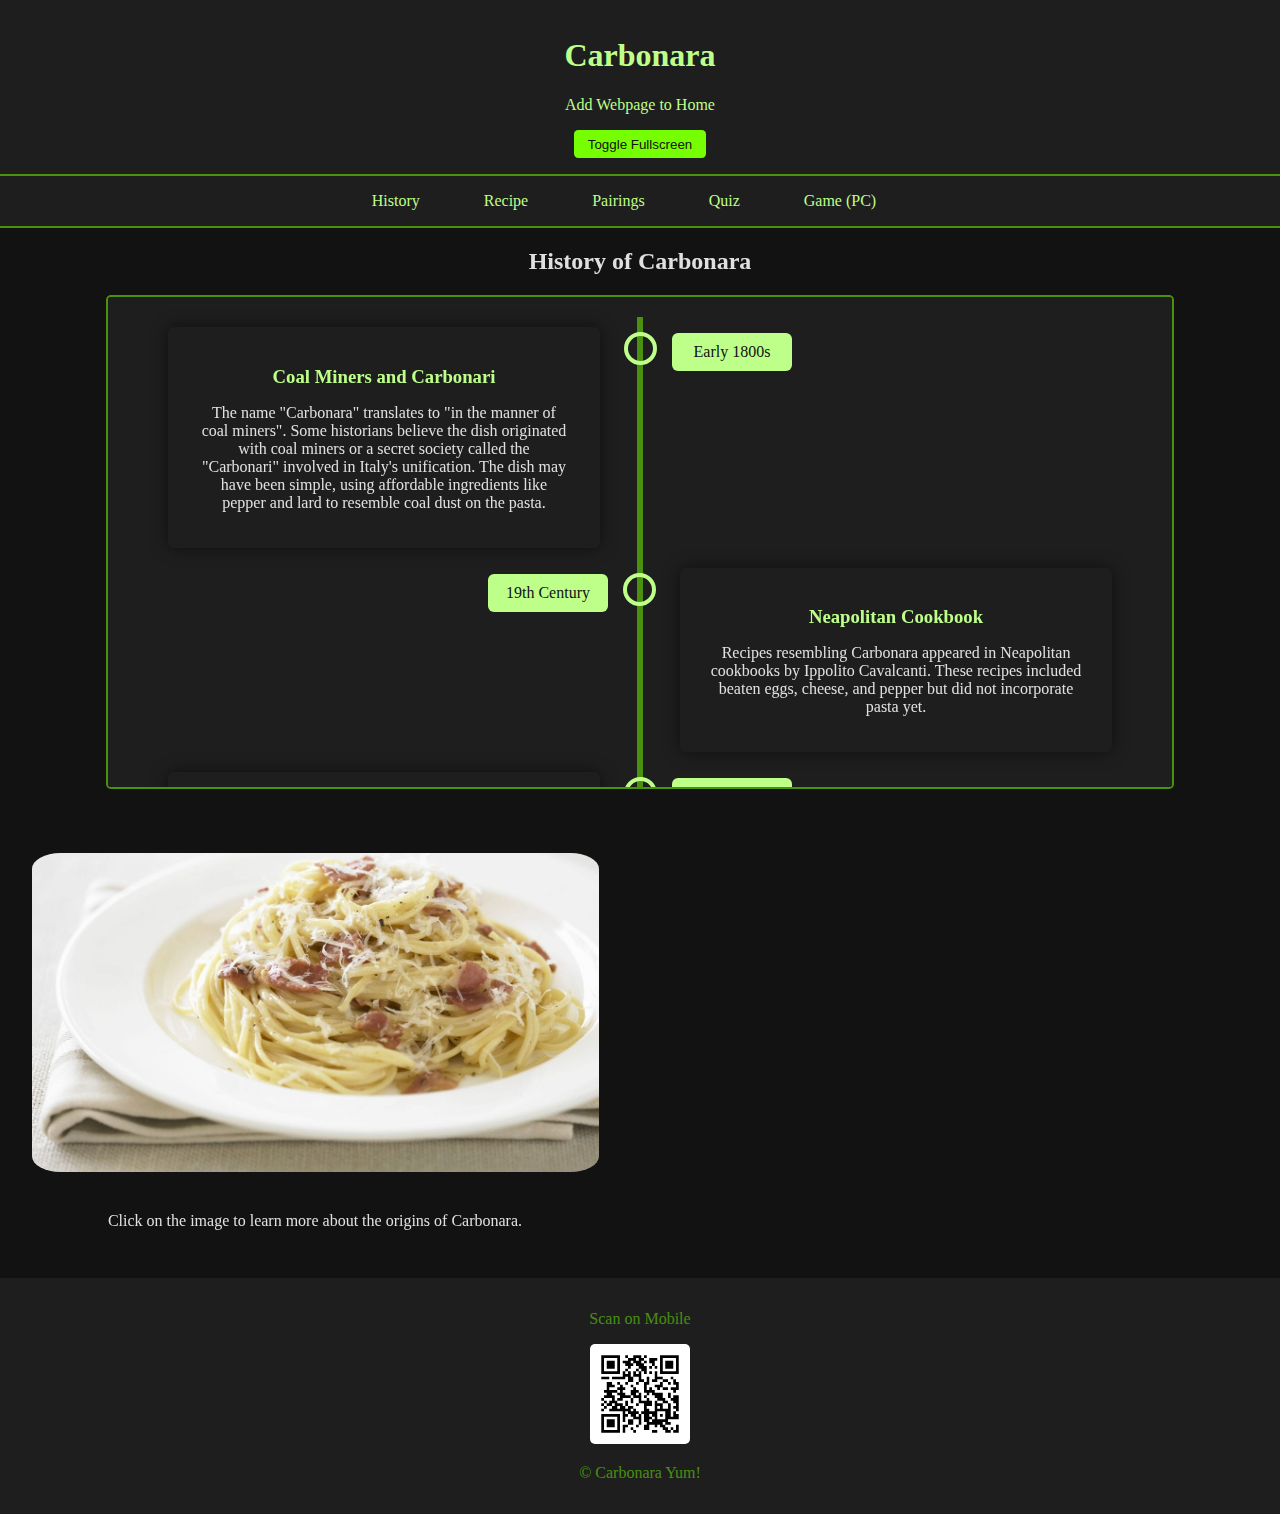
<file: index.html>
<!DOCTYPE html>
<html lang="en">

<head>
    <!-- Meta tags for character set, viewport settings, and mobile app capabilities -->
    <meta charset="UTF-8">
    <meta name="viewport" content="width=device-width, initial-scale=1.0">
    <title>Website on Carbonara</title>
    <meta name="mobile-web-app-capable" content="yes">
    <meta name="apple-mobile-web-app-capable" content="yes">
    <meta name="apple-mobile-web-app-status-bar-style" content="yes">
    <meta name="apple-mobile-web-app-title" content="yes">

    <!-- Favicon and Apple touch icon -->
    <link rel="icon" type="image/x-icon" href="media/icons/favcon.io">
    <link rel="apple-touch-icon" sizes="180x180" href="media/icons/apple-touch-icon.png">
    <link rel="icon" type="image/png" sizes="32x32" href="media/icons/favicon-32x32.png">
    <link rel="icon" type="image/png" sizes="16x16" href="media/icons/favicon-16x16.png">

    <!--for android-->
    <link rel="manifest" href="media/icons/site.webmanifest">

    <!-- Font from Google Fonts -->
    <link rel="preconnect" href="https://fonts.googleapis.com">
    <link rel="preconnect" href="https://fonts.gstatic.com" crossorigin>
    <link href="https://fonts.googleapis.com/css2?family=Edu+AU+VIC+WA+NT+Hand:wght@400..700&display=swap"
        rel="stylesheet">

    <!-- Linking CSS and JavaScript files -->
    <link rel="stylesheet" href="style.css">
    <script src="script.js" defer></script>
</head>

<body>
    <!-- Background audio -->
    <audio id="background-audio" src="media/audio/bella-ciao.mp3" preload="auto" loop></audio>

    <!-- Page header -->
    <header>
        <h1>Carbonara</h1>
        <p>Add Webpage to Home</p>
        <button id="fullscreen-button">Toggle Fullscreen</button>
    </header>

    <!-- Navigation menu -->
    <nav>
        <button id="hamIcon">Menu</button>
        <ul>
            <li><a href="#" id="page1btn">History</a></li>
            <li><a href="#" id="page2btn">Recipe</a></li>
            <li><a href="#" id="page3btn">Pairings</a></li>
            <li><a href="#" id="page4btn">Quiz</a></li>
            <li><a href="#" id="page5btn">Game (PC)</a></li>
            <li><a href="#" id="page6btn">Game (Mobile)</a></li>
        </ul>
    </nav>

    <!-- Main content container -->
    <div id="pagecontainer">
        <!-- History page -->
        <section class="page" id="page1">
            <h2>History of Carbonara</h2>
            <div class="timeline-container">
                <!-- Timeline for historical events -->
                <div class="timeline">
                    <!-- Individual timeline items -->
                    <div class="timeline-item">
                        <div class="timeline-date">Early 1800s</div>
                        <div class="timeline-content">
                            <h3>Coal Miners and Carbonari</h3>
                            <p>The name "Carbonara" translates to "in the manner of coal miners". Some historians
                                believe the dish originated with coal miners or a secret society called the "Carbonari"
                                involved in Italy's unification. The dish may have been simple, using affordable
                                ingredients like pepper and lard to resemble coal dust on the pasta.</p>
                        </div>
                    </div>
                    <div class="timeline-item">
                        <div class="timeline-date">19th Century</div>
                        <div class="timeline-content">
                            <h3>Neapolitan Cookbook</h3>
                            <p>Recipes resembling Carbonara appeared in Neapolitan cookbooks by Ippolito Cavalcanti.
                                These recipes included beaten eggs, cheese, and pepper but did not incorporate pasta
                                yet.</p>
                        </div>
                    </div>
                    <div class="timeline-item">
                        <div class="timeline-date">1912</div>
                        <div class="timeline-content">
                            <h3>La Carbonara Restaurant</h3>
                            <p>A restaurant named La Carbonara opened in Rome, owned by a coal seller. Although they do
                                not claim to have invented the dish, the name may have contributed to the association
                                with coal miners.</p>
                        </div>
                    </div>
                    <div class="timeline-item">
                        <div class="timeline-date">1940s</div>
                        <div class="timeline-content">
                            <h3>Post-War Influence</h3>
                            <p>The most recognized theory suggests that Carbonara was popularized during World War II.
                                American soldiers in Italy used their rations, which included bacon and powdered eggs,
                                to create the dish. This period marks the beginning of Carbonara's modern recipe.</p>
                        </div>
                    </div>
                    <div class="timeline-item">
                        <div class="timeline-date">1950s</div>
                        <div class="timeline-content">
                            <h3>Popularization in American Culture</h3>
                            <p>Carbonara became popular in American pop culture, featuring in films and recipe books.
                                During this time, ingredients like garlic were added to the recipe.</p>
                        </div>
                    </div>
                    <div class="timeline-item">
                        <div class="timeline-date">1980s</div>
                        <div class="timeline-content">
                            <h3>Further Evolution</h3>
                            <p>Recipes began specifying the use of guanciale, heavy cream, and various spices and herbs.
                            </p>
                        </div>
                    </div>
                    <div class="timeline-item">
                        <div class="timeline-date">1990s</div>
                        <div class="timeline-content">
                            <h3>Simplification</h3>
                            <p>The recipe was simplified to its traditional form using egg yolks, pecorino cheese,
                                guanciale, and black pepper.</p>
                        </div>
                    </div>
                    <div class="timeline-item">
                        <div class="timeline-date">Recent Years</div>
                        <div class="timeline-content">
                            <h3>Claim of Invention</h3>
                            <p>A man from Bologna, Renato Gualandi, claimed to have invented Carbonara in 1944 during a
                                banquet for Allied troops, using ingredients like bacon, cream, processed cheese, and
                                dried egg yolk.</p>
                        </div>
                    </div>
                </div>
            </div>
            <div id="page1extra">
                <!-- External link and embedded video -->
                <a href="https://en.wikipedia.org/wiki/Carbonara" target="_blank">
                    <img src="media/images/carbonara-history.jpg" alt="Carbonara History">
                </a>
                <p> Click on the image to learn more about the origins of Carbonara.</p>
                <iframe class="video-frame" src="https://www.youtube.com/embed/2YX3EYm9AIk?si=ikVQBoUZY9LE75QG"
                    title="YouTube video player"
                    allow="accelerometer; autoplay; clipboard-write; encrypted-media; gyroscope; picture-in-picture; web-share"
                    referrerpolicy="strict-origin-when-cross-origin" allowfullscreen></iframe>
            </div>
        </section>

        <!-- Recipe page -->
        <section class="page" id="page2">
            <h2>Carbonara Recipe</h2>
            <div class="recipe-container">
                <!-- List of ingredients -->
                <div class="ingredients">
                    <ul>
                        <li>200g spaghetti</li>
                        <li>100g pancetta</li>
                        <li>2 large eggs</li>
                        <li>50g pecorino cheese</li>
                        <li>50g parmesan</li>
                        <li>Freshly ground black pepper</li>
                        <li>Salt</li>
                        <li>2 tbsp olive oil</li>
                    </ul>
                </div>
                <!-- Instructions -->
                <div id="instructions" style="display:none;">
                    <p>1. Boil the pasta in salted water.</p>
                    <p>2. Fry the pancetta in olive oil until crispy.</p>
                    <p>3. Beat the eggs and mix with grated pecorino and parmesan cheese.</p>
                    <p>4. Drain the pasta and combine with the pancetta.</p>
                    <p>5. Remove from heat and quickly mix in the egg and cheese mixture.</p>
                    <p>6. Season with black pepper and serve immediately.</p>
                </div>
                <p>For more detailed recipes, visit <a href="https://www.bbcgoodfood.com/search?q=carbonara"
                        target="_blank">BBC Good Food</a>.</p>
                <button id="recipeIcon">Show/Hide Cooking Instructions</button>
            </div>
        </section>

        <!-- Pairings page -->
        <section class="page" id="page3">
            <h2>Pairings for Carbonara</h2>
            <div class="pairings-container">
                <!-- Drinks recommendations -->
                <div class="drinks">
                    <h3>Drinks</h3>
                    <ul>
                        <li><strong>White Wine:</strong> A crisp white wine like Pinot Grigio or Sauvignon Blanc.</li>
                        <li><strong>Red Wine:</strong> A light red wine like Chianti or Pinot Noir.</li>
                        <li><strong>Sparkling Water:</strong> To cleanse the palate and complement the richness.</li>
                        <li><strong>Lemonade:</strong> For a refreshing and citrusy balance.</li>
                    </ul>
                </div>
                <!-- Sides recommendations -->
                <div class="sides">
                    <h3>Sides</h3>
                    <ul>
                        <li><strong>Garlic Bread:</strong> Classic and flavorful, perfect for soaking up any leftover
                            sauce.</li>
                        <li><strong>Caesar Salad:</strong> A crisp and tangy salad to balance the creamy pasta.</li>
                        <li><strong>Roasted Vegetables:</strong> Adds a healthy and savory element to the meal.</li>
                        <li><strong>Caprese Salad:</strong> Fresh tomatoes, mozzarella, and basil for a light and tasty
                            side.</li>
                    </ul>
                </div>
            </div>
            <p>Discover more drink pairings <a
                    href="https://www.lacucinaitaliana.com/italian-food/italian-dishes/wines-to-pair-with-carbonara?refresh_ce="
                    target="_blank">here</a>.</p>
        </section>

        <!-- Quiz page -->
        <section class="page" id="page4">
            <h2>Carbonara Quiz</h2>
            <!-- Legend for quiz -->
            <div id="legend">
                <h3>Legend:</h3>
                <p><span class="correct-answer">Green:</span> Correct answer/question</p>
                <p><span class="incorrect-answer">Red:</span> Incorrect answer/question</p>
                <p><span class="unanswered-question">Yellow:</span> Unanswered question</p>
            </div>
            <!-- Quiz questions and answers -->
            <form id="quiz-form">
                <div class="quiz-question">
                    <p>1. What is the main ingredient in Carbonara sauce?</p>
                    <input type="radio" id="q1a" name="q1" value="wrong">
                    <label for="q1a">Tomato</label>
                    <input type="radio" id="q1b" name="q1" value="right">
                    <label for="q1b">Egg</label>
                    <input type="radio" id="q1c" name="q1" value="wrong">
                    <label for="q1c">Cream</label>
                    <input type="radio" id="q1d" name="q1" value="wrong">
                    <label for="q1d">Butter</label>
                </div>
                <div class="quiz-question">
                    <p>2. Which type of cheese is traditionally used in Carbonara?</p>
                    <input type="radio" id="q2a" name="q2" value="wrong">
                    <label for="q2a">Cheddar</label>
                    <input type="radio" id="q2b" name="q2" value="right">
                    <label for="q2b">Pecorino</label>
                    <input type="radio" id="q2c" name="q2" value="wrong">
                    <label for="q2c">Mozzarella</label>
                    <input type="radio" id="q2d" name="q2" value="wrong">
                    <label for="q2d">Brie</label>
                </div>
                <div class="quiz-question">
                    <p>3. What type of pasta is commonly used for Carbonara?</p>
                    <input type="radio" id="q3a" name="q3" value="right">
                    <label for="q3a">Spaghetti</label>
                    <input type="radio" id="q3b" name="q3" value="wrong">
                    <label for="q3b">Penne</label>
                    <input type="radio" id="q3c" name="q3" value="wrong">
                    <label for="q3c">Fusilli</label>
                    <input type="radio" id="q3d" name="q3" value="wrong">
                    <label for="q3d">Macaroni</label>
                </div>
                <div class="quiz-question">
                    <p>4. Which meat is traditionally used in Carbonara?</p>
                    <input type="radio" id="q4a" name="q4" value="wrong">
                    <label for="q4a">Bacon</label>
                    <input type="radio" id="q4b" name="q4" value="right">
                    <label for="q4b">Pancetta</label>
                    <input type="radio" id="q4c" name="q4" value="wrong">
                    <label for="q4c">Ham</label>
                    <input type="radio" id="q4d" name="q4" value="wrong">
                    <label for="q4d">Sausage</label>
                </div>
                <div class="quiz-question">
                    <p>5. Which of these ingredients is NOT used in traditional Carbonara?</p>
                    <input type="radio" id="q5a" name="q5" value="wrong">
                    <label for="q5a">Black Pepper</label>
                    <input type="radio" id="q5b" name="q5" value="wrong">
                    <label for="q5b">Parmesan</label>
                    <input type="radio" id="q5c" name="q5" value="right">
                    <label for="q5c">Garlic</label>
                    <input type="radio" id="q5d" name="q5" value="wrong">
                    <label for="q5d">Olive Oil</label>
                </div>
                <div class="quiz-question">
                    <p>6. Carbonara originates from which country?</p>
                    <input type="radio" id="q6a" name="q6" value="wrong">
                    <label for="q6a">France</label>
                    <input type="radio" id="q6b" name="q6" value="right">
                    <label for="q6b">Italy</label>
                    <input type="radio" id="q6c" name="q6" value="wrong">
                    <label for="q6c">Spain</label>
                    <input type="radio" id="q6d" name="q6" value="wrong">
                    <label for="q6d">Greece</label>
                </div>
                <div class="quiz-question">
                    <p>7. Carbonara is most associated with which Italian city?</p>
                    <input type="radio" id="q7a" name="q7" value="wrong">
                    <label for="q7a">Milan</label>
                    <input type="radio" id="q7b" name="q7" value="right">
                    <label for="q7b">Rome</label>
                    <input type="radio" id="q7c" name="q7" value="wrong">
                    <label for="q7c">Venice</label>
                    <input type="radio" id="q7d" name="q7" value="wrong">
                    <label for="q7d">Naples</label>
                </div>
                <div class="quiz-question">
                    <p>8. What should be avoided when making Carbonara?</p>
                    <input type="radio" id="q8a" name="q8" value="right">
                    <label for="q8a">Overcooking the eggs</label>
                    <input type="radio" id="q8b" name="q8" value="wrong">
                    <label for="q8b">Using black pepper</label>
                    <input type="radio" id="q8c" name="q8" value="wrong">
                    <label for="q8c">Adding cheese</label>
                    <input type="radio" id="q8d" name="q8" value="wrong">
                    <label for="q8d">Using olive oil</label>
                </div>
                <div class="quiz-question">
                    <p>9. What is the purpose of using the pasta cooking water in Carbonara?</p>
                    <input type="radio" id="q9a" name="q9" value="right">
                    <label for="q9a">To create a creamy sauce</label>
                    <input type="radio" id="q9b" name="q9" value="wrong">
                    <label for="q9b">To rinse the pasta</label>
                    <input type="radio" id="q9c" name="q9" value="wrong">
                    <label for="q9c">To cool the pasta</label>
                    <input type="radio" id="q9d" name="q9" value="wrong">
                    <label for="q9d">To add salt</label>
                </div>
                <div class="quiz-question">
                    <p>10. Which ingredient adds a salty, savory flavor to Carbonara?</p>
                    <input type="radio" id="q10a" name="q10" value="wrong">
                    <label for="q10a">Basil</label>
                    <input type="radio" id="q10b" name="q10" value="wrong">
                    <label for="q10b">Oregano</label>
                    <input type="radio" id="q10c" name="q10" value="wrong">
                    <label for="q10c">Parsley</label>
                    <input type="radio" id="q10d" name="q10" value="right">
                    <label for="q10d">Pancetta</label>
                </div>
                <div id="quiz-buttons">
                    <button type="button" id="submitBtn" class="submit-button">Submit</button>
                    <button type="button" id="redoBtn" class="redo-button" style="display: none;">Redo Quiz</button>
                </div>
            </form>
            <div id="quiz-result"></div>
        </section>

        <!-- DIY Carbonara page -->
        <section class="page" id="page5">
            <h2>DIY Carbonara</h2>
            <h5>(Stickers can be placed anywhere)</h5>
            <!-- Ingredients images for drag-and-drop functionality -->
            <div id="ingredients">
                <h3>Ingredients</h3>
                <img src="media/images/spaghetti.png" alt="Spaghetti" id="spaghetti" class="ingredient"
                    draggable="true">
                <img src="media/images/pancetta.png" alt="Pancetta" id="pancetta" class="ingredient" draggable="true">
                <img src="media/images/egg.png" alt="Egg" id="egg" class="ingredient" draggable="true">
                <img src="media/images/cheese.png" alt="Cheese" id="cheese" class="ingredient" draggable="true">
            </div>
            <div id="plate">
                <h3>DropZone<br>(Drop image here to make sticker)</h3>
                <div id="dropzone"></div>
            </div>
            <!-- Remove ingredients -->
            <img src="media/images/trash-icon.png" alt="Trash Bin" id="trashicon" draggable="false">
        </section>

        <!-- Catch the Ingredients Game page -->
        <section class="page" id="page6">
            <h2>Catch the Ingredients</h2>
            <p>Use left and right arrow keys to move the bowl.</p>
            <canvas id="gameCanvas"></canvas>
            <!-- Arrow buttons for mobile control -->
            <div id="mobileControls">
                <button id="leftArrow">◀</button>
                <button id="rightArrow">▶</button>
            </div>
            <button id="startGameButton">Start Game</button>
        </section>
    </div>

    <!-- Page footer -->
    <footer>
        <!-- QR code for Mobile -->
        <p class="qrScan">Scan on Mobile</p>
        <img src="media/images/qrcode.png" alt="QR Code" class="qr-code">
        <p>&copy; Carbonara Yum!</p>
    </footer>
</body>

</html>
</file>
<file: style.css>
/* Base styles */
body {
    font-family: 'Edu Australia VIC WA NT Hand';
    background-color: #121212;
    color: #e0e0e0;
    display: flex;
    flex-direction: column;
    align-items: center;
    text-align: center;
    overflow-x: hidden;
    opacity: 0;
    margin: 0;
    width: 100%;
}

body.loaded {
    opacity: 1;
}

header,
nav,
footer {
    width: 100%;
    margin: 0 auto;
    padding: 1em;
    box-sizing: border-box;
}

header {
    background-color: #1e1e1e;
    color: #beff89;
    border-bottom: 0.125em solid #74ff0383;
}

nav {
    background-color: #1e1e1e;
    border-bottom: 0.125em solid #74ff0383;
}

nav ul {
    list-style-type: none;
    display: flex;
    justify-content: center;
    padding: 0;
    margin: 0;
}

nav ul li {
    margin: 0 1em;
}

nav a {
    text-decoration: none;
    color: #beff89;
    padding: 0.5em 1em;
    border-radius: 0.3125em;

}

nav a:hover {
    background-color: #beff89;
    color: #121212;
}

button {
    background-color: #76ff03;
    color: #121212;
    border: none;
    padding: 0.5em 1em;
    cursor: pointer;
    border-radius: 0.3125em;
    transition: background-color 0.3s ease, transform 0.3s ease;
}

button:hover {
    background-color: #ff9595;
    transform: translateY(-0.3125em);
}

main {
    position: relative;
    background-color: #1e1e1e;
    padding: 1em;
    border-radius: 0.3125em;
    box-shadow: 0 0 1em rgba(0, 0, 0, 0.5);
    box-sizing: border-box;
    width: 100%;
}

img {
    width: 50%;
    height: auto;
    transition: transform 0.3s ease, box-shadow 0.3s ease;
    border-radius: 5%;
}

img:hover {
    transform: scale(1.05);
    box-shadow: 0 0.25em 0.5em rgba(0, 0, 0, 0.3);
}

footer {
    margin-top: 2em;
    padding: 1em;
    background-color: #1e1e1e;
    color: #74ff0383;
    width: 100%;
}

.page {
    display: none;
    opacity: 0;
    transition: opacity 0.5s ease-in-out;
    width: 100%;
}

.page.active {
    display: block;
    opacity: 1;
}

/* Animation when switching pages */
.page.fade-enter {
    display: block;
}

.page.fade-enter-active {
    opacity: 1;
}

/* Timeline Styles */
.timeline-container {
    max-width: 80%;
    margin: 0 auto;
    padding: 1.25em;
    height: 50vh;
    overflow-y: scroll;
    border: 0.125em solid #74ff0383;
    border-radius: 0.3125em;
    background-color: #1e1e1e;
}

.timeline {
    position: relative;
    width: 100%;
}

.timeline::after {
    content: '';
    position: absolute;
    width: 0.375em;
    background-color: #74ff0383;
    top: 0;
    bottom: 0;
    left: 50%;
    margin-left: -0.1875em;
}

.timeline-item {
    padding: 0.625em 2.5em;
    position: relative;
    background-color: inherit;
    width: 50%;
    box-sizing: border-box;
}

.timeline-item::after {
    content: ' ';
    position: absolute;
    width: 1.5625em;
    height: 1.5625em;
    border: 0.25em solid #beff89;
    top: 0.9375em;
    border-radius: 50%;
    z-index: 1;
}

.timeline-item:nth-child(odd) {
    left: 0;
}

.timeline-item:nth-child(even) {
    left: 50%;
}

.timeline-item:nth-child(odd)::after {
    right: -1.0625em;
}

.timeline-item:nth-child(even)::after {
    left: -1.0625em;
}

.timeline-date {
    padding: 0.625em;
    background: #beff89;
    color: #121212;
    position: absolute;
    top: 1em;
    width: 100%;
    max-width: 6.25em;
    text-align: center;
    border-radius: 0.375em;
    z-index: 1;
}

.timeline-item:nth-child(odd) .timeline-date {
    left: calc(100% + 2em);
}

.timeline-item:nth-child(even) .timeline-date {
    right: calc(100% + 2em);
}

.timeline-content {
    padding: 1.25em 1.875em;
    background: #1e1e1e;
    position: relative;
    border-radius: 0.375em;
    box-shadow: 0 0 1em rgba(0, 0, 0, 0.5);
}

/* Specific page layout */
#page1extra {
    display: grid;
    grid-template-columns: repeat(2, 1fr);
    grid-template-rows: auto 1fr;
    grid-template-areas: "image video" "text video";
    gap: 1.25em;
    justify-content: center;
    align-items: start;
    margin-top: 5%;
}

#page1extra text-content {
    display: flex;
    flex-direction: column;
    align-items: center;
}

#page1extra img {
    width: 90%;
    height: auto;
    max-height: 100%;
}

#page1extra p {
    grid-area: text;
}

.video-frame {
    width: 45vw;
    height: 100%;
    border: none;
    border-radius: 1em;
}

/* DIY Carbonara styles */
#ingredients {
    display: flex;
    justify-content: space-around;
    margin-bottom: 1.25em;
}

#ingredients img {
    width: 5em;
    height: auto;
    cursor: pointer;
}

#plate {
    margin-top: 1.25em;
}

#dropzone {
    width: 100%;
    height: 12.5em;
    border: 0.125em dashed #76ff03;
    position: relative;
}

#trashicon {
    width: 2.5em;
    height: auto;
    margin-top: 5%;
}

#instruction {
    display: none;
}

/* Hamburger icon styles */
#hamIcon {
    display: none;
}

/* Legend styles */
#legend {
    position: relative;
    background-color: #1e1e1e;
    padding: 0.625em;
    border-radius: 0.3125em;
    border: 0.125em solid #76ff03;
    color: #e0e0e0;
    font-size: 0.9em;
}

#legend h3 {
    margin: 0 0 0.625em 0;
}

.correct-answer {
    color: #155724;
    font-weight: bold;
}

.incorrect-answer {
    color: #721c24;
    font-weight: bold;
}

.unanswered-question {
    color: #856404;
    font-weight: bold;
}

/* Quiz Styles */
#quiz {
    margin-top: 1.25em;
}

.quiz-question {
    margin-bottom: 1.25em;
}

.quiz-question p {
    margin-bottom: 0.625em;
}

.quiz-question label {
    display: block;
    margin-bottom: 0.625em;
    padding: 0.625em;
    background-color: #1e1e1e;
    border-radius: 0.3125em;
    transition: background-color 0.3s ease;
    cursor: pointer;
}

.quiz-question input[type="radio"] {
    display: none;
}

.quiz-question input[type="radio"]:checked+label {
    background-color: yellow;
    color: #121212;
}

#quiz-result {
    margin-top: 1.25em;
    font-size: 1.2em;
    font-weight: bold;
}

/* Style for the submit button */
button {
    background-color: #76ff03;
    color: #121212;
    border: none;
    padding: 0.5em 1em;
    cursor: pointer;
    border-radius: 0.3125em;
    transition: background-color 0.3s ease, transform 0.3s ease;
}

button:hover {
    background-color: #ff9595;
    transform: translateY(-0.3125em);
}

/* Recipe and Pairings styling */
.recipe-container,
.pairings-container {
    display: flex;
    flex-wrap: wrap;
    justify-content: space-between;
    gap: 1.25em;
    margin-top: 1.25em;
}

.ingredients,
.instructions,
.drinks,
.sides {
    background-color: #1e1e1e;
    padding: 1em;
    border-radius: 0.3125em;
    box-shadow: 0 0 1em rgba(0, 0, 0, 0.5);
    flex: 1 1 45%;
    max-width: 45%;
    box-sizing: border-box;
}

.ingredients ul,
.drinks ul,
.sides ul {
    list-style-type: none;
    padding: 0;
    margin: 0;
}

.ingredients li,
.drinks li,
.sides li {
    display: flex;
    align-items: center;
    margin-bottom: 0.625em;
    width: 100%;
}

.drinks li strong,
.sides li strong {
    color: #76ff03;
    white-space: nowrap;
    margin-right: 1%;
}

.ingredients img {
    margin-right: 0.625em;
}

.instructions {
    flex: 1 1 100%;
    max-width: 100%;
}

.instructions p {
    margin: 0.625em 0;
}

h3 {
    color: #beff89;
    margin-bottom: 0.625em;
}

/* Style for Catch the Ingredients Game*/
#gameCanvas {
    display: block;
    width: 100%;
    height: auto;
}

#startGameButton {
    display: block;
    margin-left: 1em;
}

#mobileControls {
    display: flex;
    width: 100%;
    justify-content: space-around;
    margin-bottom: 20px;
}

#mobileControls button {
    background-color: #76ff03;
    color: #121212;
    border: none;
    padding: 1em;
    font-size: 2em;
    border-radius: 50%;
}

.qr-code {
    width: 100px;
    height: 100px;
}

#page6btn {
    display: none;
}

/* Media query for screens 800px and below */
@media screen and (max-width: 800px) {
    nav ul {
        flex-direction: column;
        display: none;
    }

    nav ul li {
        display: block;
        margin: 0.5em 0;
    }

    #hamIcon {
        display: block;
    }

    nav ul.menuHide {
        display: flex;
    }

    header,
    nav,
    footer {
        color: #ff9595;
        border-bottom: 0.125em solid #ff9595;
    }

    nav a {
        color: #ff9595;
    }

    nav a:hover {
        background-color: #ff9595;
        color: #121212;
    }

    #hamIcon {
        background-color: #ff9595;
    }

    #legend {
        border-color: #ff9595;
    }

    #legend h3 {
        color: #ff9595;
    }

    .timeline-container {
        border-color: #ff9595;
        color: #ff9595;
    }

    .timeline-item {
        border-bottom-color: #ff9595;
    }

    .timeline-content h3 {
        color: white;
    }

    .timeline-content p,
    .timeline-item::before {
        color: #ff9595;
    }

    #page1extra {
        display: flex;
        flex-direction: column;
        align-items: center;
        gap: 1.25em;
        margin-top: 1.25em;
        width: 100%;
        box-sizing: border-box;
    }

    #page1extra img {
        width: 90%;
        height: auto;
        border-radius: 0.3125em;
    }

    .video-frame {
        width: 90%;
        height: 50vh;
        border-radius: 0.3125em;
    }

    #page1extra p {
        text-align: center;
        margin: 0.625em 0;
    }

    #instructions {
        border: 0.125em solid #ff9595;
    }

    .timeline-container {
        width: 100%;
        margin: 0 auto;
        height: auto;
    }

    .timeline::after {
        display: none;
    }

    .timeline-item {
        width: 100%;
        padding-left: 2em;
        left: 0 !important;
        padding-bottom: 1.5em;
    }

    .timeline-item::after {
        content: '';
        position: absolute;
        width: 0.375em;
        height: 100%;
        background-color: #ff9595;
        left: 0;
        top: 0;
    }

    .timeline-item::after {
        left: 0.75em !important;
        transform: translateX(0);
    }

    .timeline-date {
        position: relative;
        left: 1.5em;
        top: 0.5em;
        margin: 0;
        width: auto;
        text-align: left;
    }

    .timeline-item:nth-child(odd) .timeline-date {
        left: 1.5em !important;
    }

    .timeline-content {
        margin: -1em 0 0 2em;
    }

    .pairings-container,
    .recipe-container {
        flex-direction: column;
        align-items: center;
    }

    .drinks,
    .sides,
    .ingredients,
    .instructions {
        max-width: 100%;
        flex: 1 1 100%;
    }

    .qr-code,
    .qrScan {
        display: none;
    }

    #page5btn {
        display: none;
    }

    #page6btn {
        display: block;
    }
}
</file>
